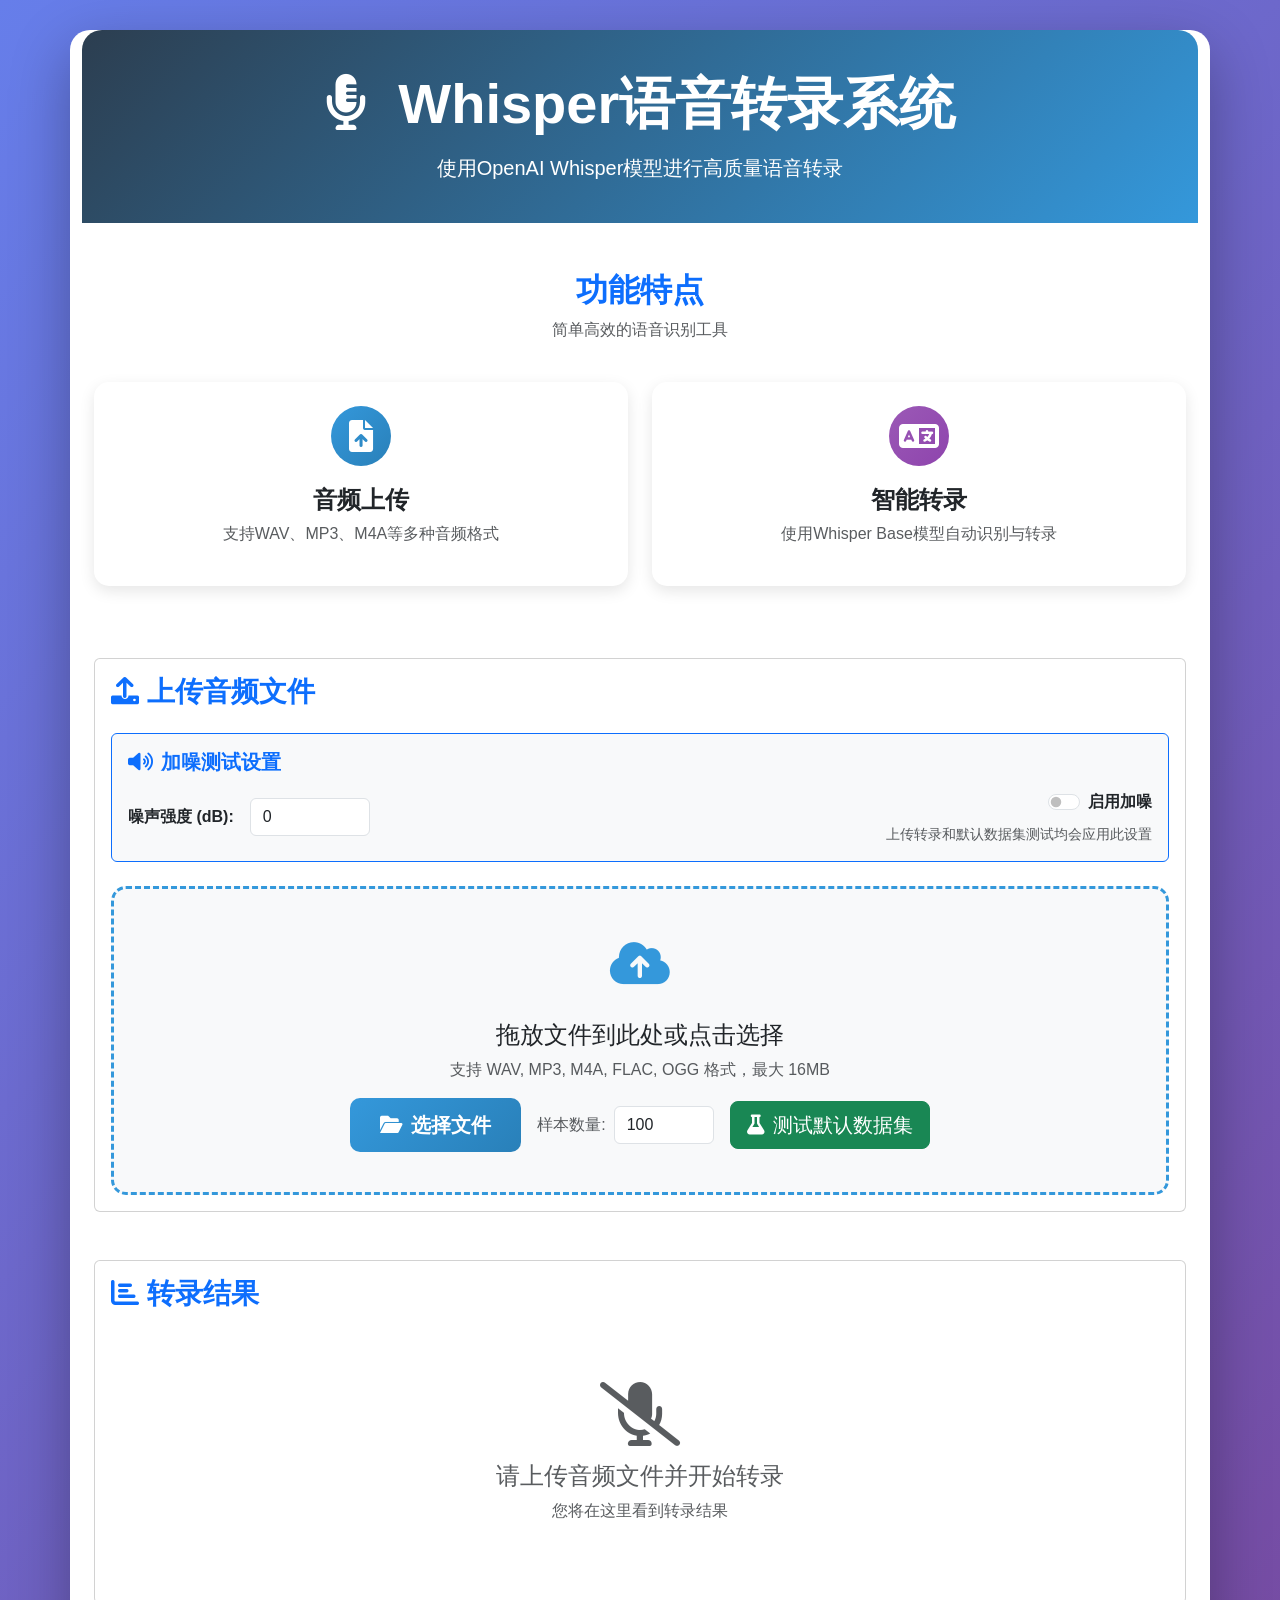
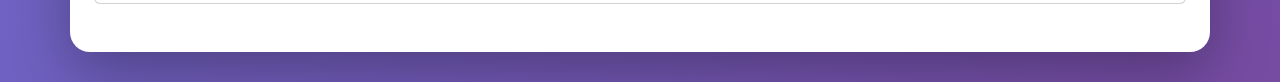
<file: whisper-web-app/frontend/templates/index.html>
<!DOCTYPE html>
<html lang="zh-CN">
<head>
    <meta charset="UTF-8">
    <meta name="viewport" content="width=device-width, initial-scale=1.0">
    <title>Whisper语音转录系统</title>
    <link href="https://cdn.jsdelivr.net/npm/bootstrap@5.1.3/dist/css/bootstrap.min.css" rel="stylesheet">
    <link rel="stylesheet" href="https://cdnjs.cloudflare.com/ajax/libs/font-awesome/6.0.0/css/all.min.css">
    <style>
        :root {
            --primary-color: #3498db;
            --secondary-color: #2c3e50;
            --accent-color: #e74c3c;
            --success-color: #2ecc71;
            --light-bg: #f8f9fa;
        }

        body {
            background: linear-gradient(135deg, #667eea 0%, #764ba2 100%);
            min-height: 100vh;
            font-family: 'Segoe UI', Tahoma, Geneva, Verdana, sans-serif;
        }

        .main-container {
            background: white;
            border-radius: 20px;
            box-shadow: 0 20px 60px rgba(0,0,0,0.3);
            margin-top: 30px;
            margin-bottom: 30px;
        }

        .header-section {
            background: linear-gradient(135deg, var(--secondary-color), var(--primary-color));
            color: white;
            padding: 40px 0;
            border-radius: 20px 20px 0 0;
        }

        .feature-card {
            border: none;
            border-radius: 15px;
            box-shadow: 0 5px 15px rgba(0,0,0,0.1);
            transition: all 0.3s ease;
            height: 100%;
        }

        .feature-card:hover {
            transform: translateY(-5px);
            box-shadow: 0 10px 25px rgba(0,0,0,0.2);
        }

        .feature-icon {
            width: 60px;
            height: 60px;
            border-radius: 50%;
            display: flex;
            align-items: center;
            justify-content: center;
            margin: 0 auto 20px;
        }

        .upload-area {
            border: 3px dashed var(--primary-color);
            border-radius: 15px;
            padding: 40px;
            text-align: center;
            cursor: pointer;
            transition: all 0.3s ease;
            background: var(--light-bg);
        }

        .upload-area:hover, .upload-area.dragover {
            background: rgba(52, 152, 219, 0.1);
            border-color: var(--accent-color);
        }

        .upload-icon {
            font-size: 48px;
            color: var(--primary-color);
            margin-bottom: 20px;
        }

        .audio-preview {
            background: #f8f9fa;
            border-radius: 10px;
            padding: 20px;
            margin-top: 20px;
        }

        .result-card {
            background: linear-gradient(135deg, #f5f7fa 0%, #c3cfe2 100%);
            border-radius: 15px;
            padding: 20px;
            margin: 20px 0;
        }

        .btn-primary {
            background: linear-gradient(135deg, var(--primary-color), #2980b9);
            border: none;
            padding: 12px 30px;
            border-radius: 10px;
            font-weight: 600;
        }

        .btn-primary:hover {
            background: linear-gradient(135deg, #2980b9, var(--primary-color));
        }

        .loading-overlay {
            position: fixed;
            top: 0;
            left: 0;
            width: 100%;
            height: 100%;
            background: rgba(0,0,0,0.8);
            display: none;
            justify-content: center;
            align-items: center;
            z-index: 9999;
        }

        .spinner {
            width: 60px;
            height: 60px;
            border: 5px solid #f3f3f3;
            border-top: 5px solid var(--primary-color);
            border-radius: 50%;
            animation: spin 1s linear infinite;
        }

        @keyframes spin {
            0% { transform: rotate(0deg); }
            100% { transform: rotate(360deg); }
        }
        </style>
</head>
<body>
    <div class="loading-overlay" id="loadingOverlay">
        <div class="spinner"></div>
    </div>

    <div class="container main-container">
        <!-- 头部 -->
        <div class="header-section text-center">
            <h1 class="display-4 fw-bold mb-3">
                <i class="fas fa-microphone-alt me-3"></i>
                Whisper语音转录系统
            </h1>
            <p class="lead mb-0">使用OpenAI Whisper模型进行高质量语音转录</p>
        </div>

        <!-- 主要内容 -->
        <div class="container py-5">
            <!-- 功能介绍 -->
            <div class="row mb-5">
                <div class="col-12 text-center mb-4">
                    <h2 class="fw-bold text-primary">功能特点</h2>
                    <p class="text-muted">简单高效的语音识别工具</p>
                </div>

                <div class="col-md-6 mb-4">
                    <div class="feature-card p-4 text-center">
                        <div class="feature-icon" style="background: linear-gradient(135deg, #3498db, #2980b9);">
                            <i class="fas fa-file-upload text-white fa-2x"></i>
                        </div>
                        <h4 class="fw-bold">音频上传</h4>
                        <p class="text-muted">支持WAV、MP3、M4A等多种音频格式</p>
                    </div>
                </div>

                <div class="col-md-6 mb-4">
                    <div class="feature-card p-4 text-center">
                        <div class="feature-icon" style="background: linear-gradient(135deg, #9b59b6, #8e44ad);">
                            <i class="fas fa-language text-white fa-2x"></i>
                        </div>
                        <h4 class="fw-bold">智能转录</h4>
                        <p class="text-muted">使用Whisper Base模型自动识别与转录</p>
                    </div>
                </div>
            </div>

            <!-- 音频上传区 -->
            <div class="row mb-5">
                <div class="col-12">
                    <div class="card">
                        <div class="card-body">
                            <h3 class="card-title fw-bold text-primary mb-4">
                                <i class="fas fa-upload me-2"></i>上传音频文件
                            </h3>

                            <!-- 加噪控制面板 -->
                            <div class="row mb-4">
                                <div class="col-12">
                                    <div class="card bg-light border-primary">
                                        <div class="card-body">
                                            <h5 class="card-title fw-bold text-primary mb-3">
                                                <i class="fas fa-volume-up me-2"></i>加噪测试设置
                                            </h5>
                                             <div class="row align-items-center">
                                                <div class="col-md-8">
                                                    <div class="d-flex align-items-center gap-3">
                                                        <label for="noiseLevel" class="form-label fw-bold mb-0">噪声强度 (dB):</label>
                                                        <input type="number" class="form-control" id="noiseLevel"
                                                               value="0" step="1"                                                               style="width: 120px;">
                                                    </div>
                                                </div>
                                                <div class="col-md-4 text-end">
                                                    <div class="form-check form-switch d-inline-block">
                                                        <input class="form-check-input" type="checkbox" id="enableNoise">
                                                        <label class="form-check-label fw-bold" for="enableNoise">启用加噪</label>
                                                    </div>
                                                    <p class="text-muted small mb-0 mt-2">上传转录和默认数据集测试均会应用此设置</p>
                                                </div>
                                            </div>

                                        </div>
                                    </div>
                                </div>
                            </div>

                            <div class="upload-area" id="uploadArea">
                                <div class="upload-icon">
                                    <i class="fas fa-cloud-upload-alt"></i>
                                </div>
                                <h4>拖放文件到此处或点击选择</h4>
                                <p class="text-muted mb-3">支持 WAV, MP3, M4A, FLAC, OGG 格式，最大 16MB</p>
                                <div class="d-flex gap-3 justify-content-center flex-wrap align-items-center">
                                    <button class="btn btn-primary btn-lg" id="selectFileBtn" type="button">
                                        <i class="fas fa-folder-open me-2"></i>选择文件
                                    </button>
                                    <div class="d-flex align-items-center gap-2">
                                        <label for="sampleCount" class="text-muted mb-0">样本数量:</label>
                                        <input type="number" id="sampleCount" class="form-control"
                                               style="width: 100px;" value="100" min="1" max="500">
                                    </div>
                                    <button class="btn btn-success btn-lg" type="button" onclick="testDefaultDataset()">
                                        <i class="fas fa-flask me-2"></i>测试默认数据集
                                    </button>
                                </div>
                                <input type="file" id="fileInput" class="d-none" accept=".wav,.mp3,.m4a,.flac,.ogg">
                            </div>

                            <div id="fileInfo" class="audio-preview" style="display: none;">
                                <div class="d-flex justify-content-between align-items-center">
                                    <div>
                                        <h5 id="fileName" class="mb-1"></h5>
                                        <p id="fileSize" class="text-muted mb-0"></p>
                                    </div>
                                    <div>
                                        <button class="btn btn-success me-2" onclick="transcribeAudio()">
                                            <i class="fas fa-play me-2"></i>开始转录
                                        </button>
                                        <button class="btn btn-danger" onclick="clearFile()">
                                            <i class="fas fa-times me-2"></i>清除
                                        </button>
                                    </div>
                                </div>
                                <audio id="audioPlayer" class="w-100 mt-3" controls style="display: none;"></audio>
                            </div>
                        </div>
                    </div>
                </div>
            </div>

            <!-- 结果展示区 -->
            <div class="row">
                <div class="col-12">
                    <div class="card">
                        <div class="card-body">
                            <h3 class="card-title fw-bold text-primary mb-4">
                                <i class="fas fa-chart-bar me-2"></i>转录结果
                            </h3>

                            <div id="transcriptionResult" class="result-card" style="display: none;">
                                <h5 class="fw-bold text-primary mb-3">转录结果</h5>
                                <div class="d-flex justify-content-between mb-3">
                                    <span class="badge bg-primary" id="languageBadge">语言: 检测中...</span>
                                    <span class="badge bg-success" id="durationBadge">时长: 计算中...</span>
                                </div>
                                <div class="transcription-text p-3 bg-white rounded mb-3" id="transcriptionText">
                                    转录结果将显示在这里...
                                </div>
                                <button class="btn btn-outline-primary" onclick="copyTranscription()">
                                    <i class="fas fa-copy me-2"></i>复制文本
                                </button>
                            </div>

                            <div id="noResultMessage" class="text-center py-5">
                                <i class="fas fa-microphone-slash fa-4x text-muted mb-3"></i>
                                <h4 class="text-muted">请上传音频文件并开始转录</h4>
                                <p class="text-muted">您将在这里看到转录结果</p>
                            </div>
                        </div>
                    </div>
                </div>
            </div>
        </div>
    </div>

    <script src="https://cdn.jsdelivr.net/npm/bootstrap@5.1.3/dist/js/bootstrap.bundle.min.js"></script>
    <script>
        // 全局变量
        let currentFile = null;
        let transcriptionData = null;

        // 页面加载完成后执行
        document.addEventListener('DOMContentLoaded', function() {
            setupDragAndDrop();
            setupFileInput();
        });

        // 设置文件输入事件监听
        function setupFileInput() {
            const fileInput = document.getElementById('fileInput');
            const selectBtn = document.getElementById('selectFileBtn');

            // 按钮点击触发文件选择
            selectBtn.addEventListener('click', function(e) {
                e.preventDefault();
                e.stopPropagation();
                fileInput.click();
            });

            // 文件选择后处理
            fileInput.addEventListener('change', function(event) {
                const file = event.target.files[0];
                handleFile(file);
            });
        }

        // 设置拖放功能
        function setupDragAndDrop() {
            const uploadArea = document.getElementById('uploadArea');

            uploadArea.addEventListener('dragover', (e) => {
                e.preventDefault();
                uploadArea.classList.add('dragover');
            });

            uploadArea.addEventListener('dragleave', () => {
                uploadArea.classList.remove('dragover');
            });

            uploadArea.addEventListener('drop', (e) => {
                e.preventDefault();
                uploadArea.classList.remove('dragover');

                if (e.dataTransfer.files.length) {
                    const file = e.dataTransfer.files[0];
                    handleFile(file);
                }
            });
        }

        // 处理文件
        function handleFile(file) {
            if (!file) return;

            // 检查文件类型
            const allowedTypes = ['audio/wav', 'audio/mpeg', 'audio/mp3', 'audio/m4a', 'audio/flac', 'audio/ogg'];
            if (!allowedTypes.includes(file.type) && !file.name.match(/\.(wav|mp3|m4a|flac|ogg)$/i)) {
                alert('请选择音频文件 (WAV, MP3, M4A, FLAC, OGG)');
                return;
            }

            // 检查文件大小
            if (file.size > 16 * 1024 * 1024) {
                alert('文件大小不能超过16MB');
                return;
            }

            currentFile = file;

            // 显示文件信息
            document.getElementById('fileName').textContent = file.name;
            document.getElementById('fileSize').textContent = formatFileSize(file.size);
            document.getElementById('fileInfo').style.display = 'block';
            document.getElementById('noResultMessage').style.display = 'none';

            // 显示音频播放器
            const audioPlayer = document.getElementById('audioPlayer');
            audioPlayer.src = URL.createObjectURL(file);
            audioPlayer.style.display = 'block';
        }

        // 格式化文件大小
        function formatFileSize(bytes) {
            if (bytes === 0) return '0 Bytes';
            const k = 1024;
            const sizes = ['Bytes', 'KB', 'MB', 'GB'];
            const i = Math.floor(Math.log(bytes) / Math.log(k));
            return parseFloat((bytes / Math.pow(k, i)).toFixed(2)) + ' ' + sizes[i];
        }

        // 清除文件
        function clearFile() {
            currentFile = null;
            document.getElementById('fileInput').value = '';
            document.getElementById('fileInfo').style.display = 'none';
            document.getElementById('audioPlayer').style.display = 'none';
            document.getElementById('noResultMessage').style.display = 'block';
            document.getElementById('transcriptionResult').style.display = 'none';
        }

        // 显示加载动画
        function showLoading() {
            document.getElementById('loadingOverlay').style.display = 'flex';
        }

        // 隐藏加载动画
        function hideLoading() {
            document.getElementById('loadingOverlay').style.display = 'none';
        }

        // 测试默认数据集
        function testDefaultDataset() {
            showLoading();

            const maxSamples = parseInt(document.getElementById('sampleCount').value) || 100;

            // 获取加噪参数
            const enableNoise = document.getElementById('enableNoise').checked;
            const noiseLevel = enableNoise ? parseInt(document.getElementById('noiseLevel').value) : null;

            fetch('/test-dataset', {
                method: 'POST',
                headers: {
                    'Content-Type': 'application/json',
                },
                body: JSON.stringify({
                    max_samples: maxSamples,
                    enable_noise: enableNoise,
                    noise_level: noiseLevel
                })
            })
            .then(response => response.json())
            .then(data => {
                hideLoading();

                if (data.error) {
                    alert('测试失败: ' + data.error);
                    return;
                }

                window.location.href = `/results?file=${data.results_file}`;
            })
            .catch(error => {
                hideLoading();
                console.error('Error:', error);
                alert('发生错误: ' + error.message);
            });
        }

        // 转录音频（支持加噪）
        function transcribeAudio() {
            if (!currentFile) {
                alert('请先选择音频文件');
                return;
            }

            showLoading();

            const formData = new FormData();
            formData.append('audio_file', currentFile);

            // 添加加噪参数
            const enableNoise = document.getElementById('enableNoise').checked;
            if (enableNoise) {
                const noiseLevel = document.getElementById('noiseLevel').value;
                formData.append('noise_level', noiseLevel);
            }

            fetch('/upload', {
                method: 'POST',
                body: formData
            })
            .then(response => response.json())
            .then(data => {
                if (data.error) {
                    hideLoading();
                    alert('上传失败: ' + data.error);
                    return;
                }

                return fetch('/transcribe', {
                    method: 'POST',
                    headers: {
                        'Content-Type': 'application/json',
                    },
                    body: JSON.stringify({
                        filepath: data.filepath
                    })
                });
            })
            .then(response => response.json())
            .then(data => {
                hideLoading();

                if (data.error) {
                    alert('转录失败: ' + data.error);
                    return;
                }

                transcriptionData = data.transcription;
                displayTranscriptionResult();
            })
            .catch(error => {
                hideLoading();
                console.error('Error:', error);
                alert('发生错误: ' + error.message);
            });
        }

        // 显示转录结果
        function displayTranscriptionResult() {
            document.getElementById('transcriptionResult').style.display = 'block';
            document.getElementById('noResultMessage').style.display = 'none';

            document.getElementById('transcriptionText').textContent = transcriptionData.text;
            document.getElementById('languageBadge').textContent = '语言: ' + (transcriptionData.language || '未知');
            document.getElementById('durationBadge').textContent = '时长: ' + Math.round(transcriptionData.duration) + '秒';
        }

        // 复制转录文本
        function copyTranscription() {
            if (!transcriptionData) return;

            navigator.clipboard.writeText(transcriptionData.text)
                .then(() => {
                    alert('转录文本已复制到剪贴板');
                })
                .catch(err => {
                    console.error('复制失败: ', err);
                });
        }
    </script>
</body>
</html>
</file>
